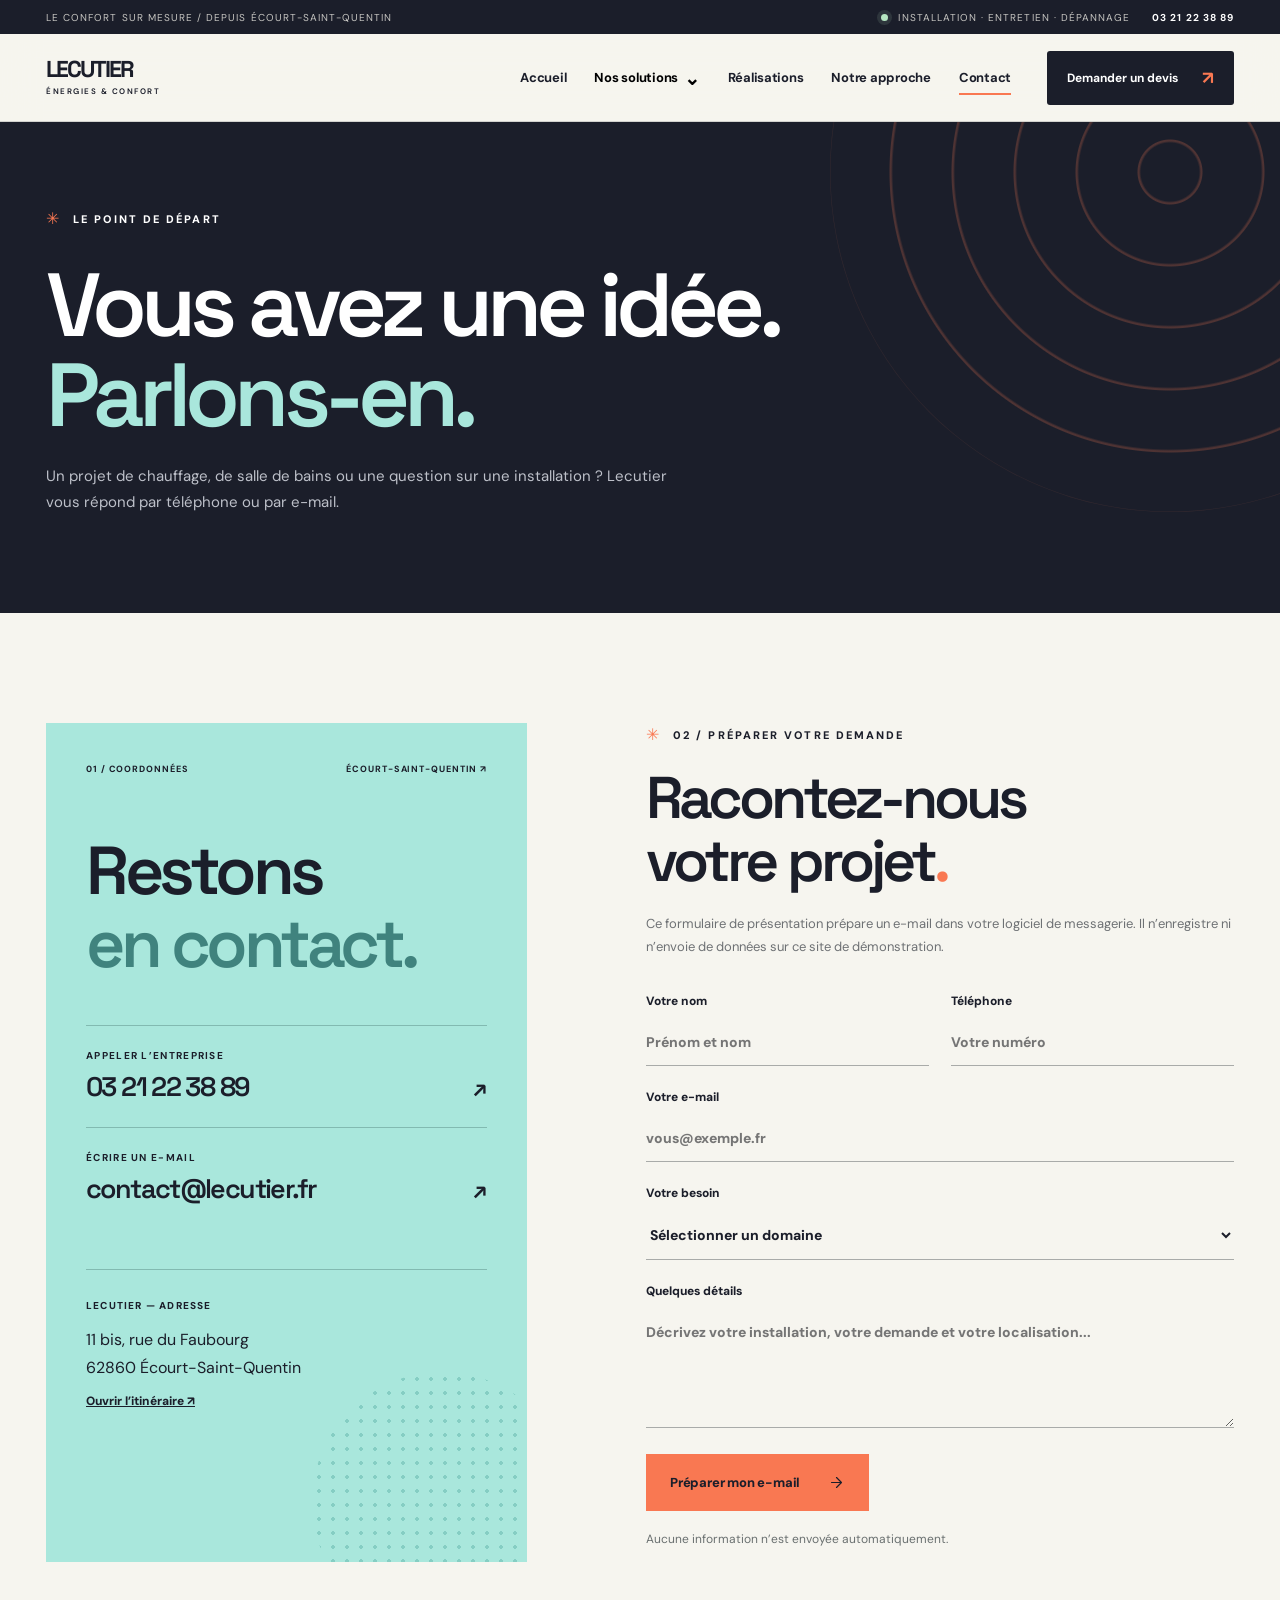
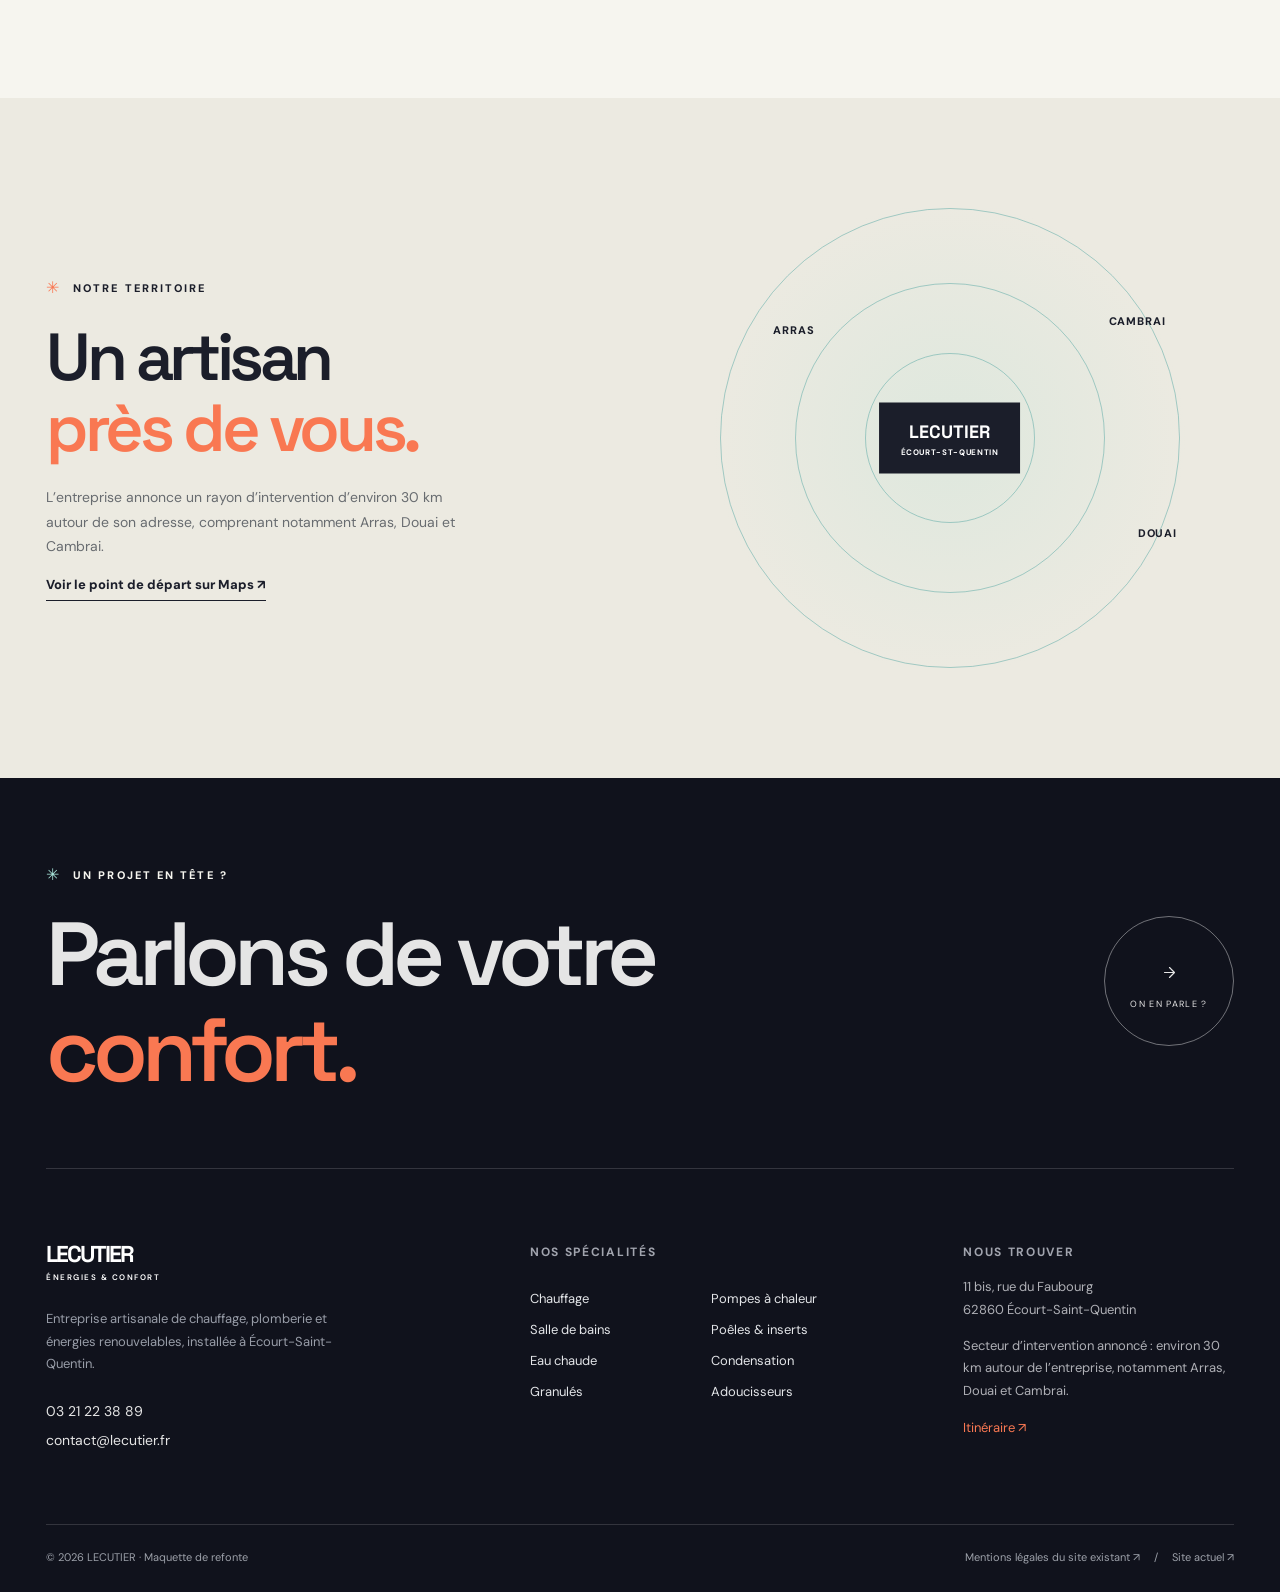
<file: contact.html>
<!doctype html><html lang="fr"><head><meta charset="utf-8"><meta name="viewport" content="width=device-width,initial-scale=1"><meta name="theme-color" content="#181923"><meta name="description" content="Contactez Lecutier, 11 bis rue du Faubourg à Écourt-Saint-Quentin. Téléphone 03 21 22 38 89, e-mail contact@lecutier.fr."><meta property="og:title" content="Contact et devis | Lecutier"><meta property="og:type" content="website"><title>Contact et devis | Lecutier</title><link rel="preconnect" href="https://fonts.googleapis.com"><link rel="preconnect" href="https://fonts.gstatic.com" crossorigin><link href="https://fonts.googleapis.com/css2?family=DM+Sans:wght@400;500;600;700&family=Space+Grotesk:wght@400;500;600;700&display=swap" rel="stylesheet"><link rel="stylesheet" href="css/style.css"><script src="js/main.js" defer></script></head><body data-page="contact"><div class="page-progress" aria-hidden="true"></div><div class="topbar"><div class="shell topbar-inner"><span>LE CONFORT SUR MESURE / DEPUIS ÉCOURT-SAINT-QUENTIN</span><span class="top-right"><span class="status-pulse"></span> INSTALLATION · ENTRETIEN · DÉPANNAGE <a href="tel:+33321223889">03 21 22 38 89</a></span></div></div>
<header class="header" id="header"><div class="shell nav-main"><a class="brand" href="index.html" aria-label="LECUTIER — Accueil"><span class="brand-letters">LECUTIER<small>Énergies & confort</small></span></a><nav class="navigation" id="navigation" aria-label="Navigation principale"><a href="index.html" >Accueil</a><div class="nav-dropdown"><button class="nav-dropdown-button" id="nav-dropdown-button" type="button" aria-expanded="false" aria-controls="solution-menu">Nos solutions <span class="chevron">⌄</span></button><div class="dropdown-panel" id="solution-menu"><div class="dropdown-intro"><span>LE COMFORT STUDIO</span><strong>Chaque besoin,<br>sa solution.</strong><a href="contact.html">Discuter d’un projet <svg width="17" height="17" viewBox="0 0 24 24" fill="none" stroke="currentColor" stroke-width="1.7" stroke-linecap="round" stroke-linejoin="round" aria-hidden="true"><path d="M5 12h14M12 5l7 7-7 7"/></svg></a></div><div class="dropdown-links"><a href="chauffage.html" ><span class="menu-dot"></span>Chauffage</a><a href="pompes-a-chaleur.html" ><span class="menu-dot"></span>Pompes à chaleur</a><a href="salle-de-bains-plomberie.html" ><span class="menu-dot"></span>Salle de bains</a><a href="poeles-inserts.html" ><span class="menu-dot"></span>Poêles &amp; inserts</a><a href="chauffe-eau-thermodynamique.html" ><span class="menu-dot"></span>Eau chaude</a><a href="chaudiere-condensation.html" ><span class="menu-dot"></span>Condensation</a><a href="chaudiere-granules.html" ><span class="menu-dot"></span>Granulés</a><a href="adoucisseurs.html" ><span class="menu-dot"></span>Adoucisseurs</a></div></div></div><a href="realisations.html" >Réalisations</a><a href="index.html#atelier">Notre approche</a><a href="contact.html" aria-current="page">Contact</a></nav><a class="nav-cta" href="contact.html">Demander un devis <span>↗</span></a><button class="menu-toggle" type="button" id="menu-toggle" aria-label="Ouvrir le menu" aria-expanded="false" aria-controls="navigation"><span></span><span></span></button></div></header><main id="main-content"><section class="page-top contact-top"><div class="shell page-top-inner"><span class="eyebrow">LE POINT DE DÉPART</span><h1>Vous avez une idée.<br><em>Parlons-en.</em></h1><p>Un projet de chauffage, de salle de bains ou une question sur une installation ? Lecutier vous répond par téléphone ou par e-mail.</p></div></section><section class="contact-section section shell"><div class="contact-grid"><div class="contact-card reveal"><div class="contact-card-top"><span>01 / COORDONNÉES</span><span>ÉCOURT-SAINT-QUENTIN ↗</span></div><h2>Restons<br><em>en contact.</em></h2><a class="contact-big-link" href="tel:+33321223889"><small>APPELER L’ENTREPRISE</small>03 21 22 38 89<span>↗</span></a><a class="contact-big-link" href="mailto:contact@lecutier.fr"><small>ÉCRIRE UN E-MAIL</small>contact@lecutier.fr<span>↗</span></a><div class="address-block"><span>LECUTIER — ADRESSE</span><p>11 bis, rue du Faubourg<br>62860 Écourt-Saint-Quentin</p><a href="https://www.google.com/maps/search/?api=1&query=11+bis+rue+du+Faubourg+62860+Ecourt-Saint-Quentin" rel="noopener noreferrer" target="_blank">Ouvrir l’itinéraire ↗</a></div><div class="contact-dots" aria-hidden="true"></div></div><div class="contact-form-wrap reveal"><div class="form-intro"><span class="eyebrow">02 / PRÉPARER VOTRE DEMANDE</span><h2>Racontez-nous<br>votre projet<span>.</span></h2><p>Ce formulaire de présentation prépare un e-mail dans votre logiciel de messagerie. Il n’enregistre ni n’envoie de données sur ce site de démonstration.</p></div><form id="contact-form"><div class="fields-2"><label>Votre nom <input name="name" type="text" autocomplete="name" placeholder="Prénom et nom" required maxlength="120"></label><label>Téléphone <input name="phone" type="tel" autocomplete="tel" placeholder="Votre numéro" maxlength="30"></label></div><label>Votre e-mail <input name="email" type="email" autocomplete="email" placeholder="vous@exemple.fr" required maxlength="200"></label><label>Votre besoin <select name="service" required><option value="">Sélectionner un domaine</option><option value="Chauffage">Chauffage</option><option value="Pompes à chaleur">Pompes à chaleur</option><option value="Salle de bains">Salle de bains</option><option value="Poêles &amp; inserts">Poêles &amp; inserts</option><option value="Eau chaude">Eau chaude</option><option value="Condensation">Condensation</option><option value="Granulés">Granulés</option><option value="Adoucisseurs">Adoucisseurs</option><option>Autre question</option></select></label><label>Quelques détails <textarea name="message" rows="5" placeholder="Décrivez votre installation, votre demande et votre localisation..." required minlength="10" maxlength="2500"></textarea></label><button type="submit" class="btn btn-hot form-submit">Préparer mon e-mail <svg width="17" height="17" viewBox="0 0 24 24" fill="none" stroke="currentColor" stroke-width="1.7" stroke-linecap="round" stroke-linejoin="round" aria-hidden="true"><path d="M5 12h14M12 5l7 7-7 7"/></svg></button><p class="form-notice" role="status" aria-live="polite" id="form-notice">Aucune information n’est envoyée automatiquement.</p></form></div></div></section><section class="contact-location"><div class="shell location-layout"><div><span class="eyebrow">NOTRE TERRITOIRE</span><h2>Un artisan<br><em>près de vous.</em></h2><p>L’entreprise annonce un rayon d’intervention d’environ 30 km autour de son adresse, comprenant notamment Arras, Douai et Cambrai.</p><a class="text-link" href="https://www.google.com/maps/search/?api=1&query=11+bis+rue+du+Faubourg+62860+Ecourt-Saint-Quentin" target="_blank" rel="noopener noreferrer">Voir le point de départ sur Maps ↗</a></div><div class="location-art" aria-hidden="true"><div class="radar-ring r1"></div><div class="radar-ring r2"></div><div class="radar-ring r3"></div><div class="center-pin"><span>LECUTIER</span><b>ÉCOURT-ST-QUENTIN</b></div><span class="town t1">ARRAS</span><span class="town t2">DOUAI</span><span class="town t3">CAMBRAI</span></div></div></section></main><footer class="footer"><div class="shell"><div class="footer-top"><div><p class="eyebrow light">UN PROJET EN TÊTE ?</p><h2>Parlons de votre <em>confort.</em></h2></div><a href="contact.html" class="footer-orbit" aria-label="Prendre contact"><span><svg width="17" height="17" viewBox="0 0 24 24" fill="none" stroke="currentColor" stroke-width="1.7" stroke-linecap="round" stroke-linejoin="round" aria-hidden="true"><path d="M5 12h14M12 5l7 7-7 7"/></svg></span> <small>ON EN PARLE ?</small></a></div><div class="footer-grid"><div class="footer-about"><a class="brand" href="index.html" aria-label="LECUTIER — Accueil"><span class="brand-letters">LECUTIER<small>Énergies & confort</small></span></a><p>Entreprise artisanale de chauffage, plomberie et énergies renouvelables, installée à Écourt-Saint-Quentin.</p><a href="tel:+33321223889">03 21 22 38 89</a><a href="mailto:contact@lecutier.fr">contact@lecutier.fr</a></div><div class="footer-links"><h3>Nos spécialités</h3><a href="chauffage.html">Chauffage</a><a href="pompes-a-chaleur.html">Pompes à chaleur</a><a href="salle-de-bains-plomberie.html">Salle de bains</a><a href="poeles-inserts.html">Poêles &amp; inserts</a><a href="chauffe-eau-thermodynamique.html">Eau chaude</a><a href="chaudiere-condensation.html">Condensation</a><a href="chaudiere-granules.html">Granulés</a><a href="adoucisseurs.html">Adoucisseurs</a></div><div class="footer-loc"><h3>Nous trouver</h3><p>11 bis, rue du Faubourg<br>62860 Écourt-Saint-Quentin</p><p>Secteur d’intervention annoncé : environ 30 km autour de l’entreprise, notamment Arras, Douai et Cambrai.</p><a href="https://www.google.com/maps/search/?api=1&query=11+bis+rue+du+Faubourg+62860+Ecourt-Saint-Quentin" target="_blank" rel="noopener noreferrer">Itinéraire ↗</a></div></div><div class="footer-bottom"><span>© 2026 LECUTIER · Maquette de refonte</span><span><a href="https://www.lecutier.fr/mentions-legales.html" target="_blank" rel="noopener noreferrer">Mentions légales du site existant ↗</a><span class="footer-sep">/</span><a href="https://www.lecutier.fr/" target="_blank" rel="noopener noreferrer">Site actuel ↗</a></span></div></div></footer><button class="backtop" id="backtop" type="button" aria-label="Retour en haut">↑</button></body></html>
</file>
<file: css/style.css>
:root{--ink:#1b1e2a;--ink2:#242734;--cream:#f6f5ef;--paper:#eceae1;--hot:#f97852;--hot-dark:#d85b37;--cool:#a9e7dc;--muted:#62656b;--line:rgba(28,32,42,.16);--white:#fff;--shell:1320px;--heat-ratio:.5}
*{box-sizing:border-box}html{scroll-behavior:smooth;scroll-padding-top:95px}body{margin:0;background:var(--cream);color:var(--ink);font-family:'DM Sans',Arial,sans-serif;-webkit-font-smoothing:antialiased;overflow-x:hidden}body.menu-open{overflow:hidden}::selection{background:var(--hot);color:var(--ink)}h1,h2,h3,h4,p{margin-top:0}h1,h2,h3{font-family:'Space Grotesk',Arial,sans-serif}h1,h2{letter-spacing:-.066em}p{line-height:1.75}a{color:inherit;text-decoration:none}a,button,input,select,textarea{-webkit-tap-highlight-color:transparent}button,input,select,textarea{font:inherit}button{cursor:pointer}img{display:block;width:100%;max-width:100%;object-fit:cover}svg{flex:none}.shell{width:min(calc(100% - 92px),var(--shell));margin-inline:auto}.section{padding-block:136px}.eyebrow{display:block;font-size:11px;font-weight:800;letter-spacing:.19em;text-transform:uppercase;line-height:1.5}.eyebrow:before{content:'✳';font-weight:400;color:var(--hot);margin-right:12px;font-size:16px;vertical-align:-1px}.eyebrow.light{color:var(--cream)}.eyebrow.light:before{color:var(--cool)}h1,h2{font-weight:600}h2{font-size:clamp(40px,5.2vw,79px);line-height:1.065}h2 em,h1 em{font-style:normal;color:var(--hot)}.page-progress{position:fixed;left:0;top:0;height:3px;width:0;background:var(--hot);z-index:1200;pointer-events:none}.topbar{background:var(--ink);color:#c6c5c1;font-size:10px;letter-spacing:.105em}.topbar-inner{height:34px;display:flex;align-items:center;justify-content:space-between;gap:15px}.top-right{display:flex;align-items:center;gap:10px}.topbar a{color:#fff;font-weight:700;margin-left:12px}.status-pulse,.bullet-dot{display:inline-block;width:7px;height:7px;border-radius:50%;background:#b6e7c2;box-shadow:0 0 0 4px #b6e7c21e;animation:pulse 2.7s infinite}@keyframes pulse{50%{box-shadow:0 0 0 8px #b6e7c200}}.header{position:sticky;top:0;z-index:1000;background:rgba(246,245,239,.94);border-bottom:1px solid var(--line);backdrop-filter:blur(18px)}.nav-main{min-height:87px;display:flex;align-items:center;gap:36px}.brand{display:flex;gap:13px;align-items:center;flex-shrink:0}.brand-mark{height:35px;width:38px;position:relative;display:flex;align-items:center;justify-content:center;transform:rotate(-23deg);gap:3px}.brand-mark i{height:33px;width:7px;display:block;background:var(--hot);border-radius:8px;transform:skewY(-7deg)}.brand-mark i:nth-child(1){height:18px;background:var(--ink)}.brand-mark i:nth-child(3){height:25px;background:var(--cool)}.brand-letters{font-family:'Space Grotesk',sans-serif;font-size:23px;font-weight:700;letter-spacing:-.09em;line-height:.9}.brand-letters small{font:600 8px 'DM Sans',sans-serif;letter-spacing:.19em;text-transform:uppercase;display:block;margin-top:7px}.navigation{display:flex;align-items:center;gap:28px;margin-left:auto;height:87px}.navigation>a,.nav-dropdown-button{font-size:13px;font-weight:700;letter-spacing:-.02em;white-space:nowrap;background:none;border:0;position:relative;padding:12px 0}.navigation>a:after,.nav-dropdown-button:after{position:absolute;content:'';bottom:3px;left:0;width:0;height:2px;background:var(--hot);transition:width .25s}.navigation>a:hover:after,.navigation>a[aria-current=page]:after,.nav-dropdown-button:hover:after{width:100%}.chevron{display:inline-block;font-size:19px;line-height:0;transform:translateY(3px);margin-left:3px}.nav-cta{padding:15px 20px;border-radius:3px;background:var(--ink);color:#fff;font-size:12px;font-weight:700;white-space:nowrap;display:flex;align-items:center;gap:24px;transition:background .2s,color .2s,transform .2s}.nav-cta span{color:var(--hot);font-size:18px}.nav-cta:hover{background:var(--hot);color:var(--ink);transform:translateY(-2px)}.nav-cta:hover span{color:var(--ink)}.nav-dropdown{position:relative}.dropdown-panel{position:absolute;left:50%;top:calc(100% + 25px);transform:translate(-50%,8px);width:min(760px,92vw);display:grid;grid-template-columns:.82fr 1.35fr;background:#fff;padding:14px;box-shadow:0 20px 80px #11141c22;opacity:0;visibility:hidden;pointer-events:none;transition:opacity .2s,transform .2s,visibility .2s;z-index:1003}.nav-dropdown:hover .dropdown-panel,.nav-dropdown:focus-within .dropdown-panel,.nav-dropdown.is-open .dropdown-panel{opacity:1;visibility:visible;pointer-events:auto;transform:translate(-50%,0)}.dropdown-intro{background:var(--ink);color:#fff;padding:26px;display:flex;flex-direction:column;justify-content:space-between;min-height:265px}.dropdown-intro>span{color:var(--cool);font-size:10px;letter-spacing:.15em}.dropdown-intro strong{font:600 34px/1.08 'Space Grotesk',sans-serif;letter-spacing:-.065em}.dropdown-intro a{font-size:12px;display:flex;align-items:center;gap:8px;color:var(--hot)}.dropdown-links{display:grid;grid-template-columns:1fr 1fr;align-content:center;gap:4px;padding:17px}.dropdown-links a{font-size:12px;font-weight:700;padding:13px 9px;display:flex;gap:10px;align-items:center}.dropdown-links a:hover,.dropdown-links a[aria-current=page]{background:var(--cream);color:var(--hot-dark)}.menu-dot{width:6px;height:6px;border-radius:50%;background:var(--hot)}.menu-toggle{display:none;margin-left:auto;width:44px;height:44px;justify-content:center;flex-direction:column;gap:8px;background:none;border:0}.menu-toggle span{width:24px;height:2px;background:var(--ink);display:block;transition:transform .2s}.btn{display:inline-flex;align-items:center;justify-content:center;gap:28px;padding:20px 24px;border:0;font-size:13px;font-weight:800;letter-spacing:-.015em;line-height:1.2;min-height:57px;transition:transform .25s,background .25s,color .25s;position:relative;overflow:hidden}.btn svg{transition:transform .25s}.btn:hover{transform:translateY(-3px)}.btn:hover svg{transform:translateX(5px)}.btn-hot{background:var(--hot);color:var(--ink)}.btn-hot:hover{background:#ff9975}.btn-dark{background:var(--ink);color:#fff}.btn-dark:hover{background:var(--hot);color:var(--ink)}.btn-light{background:#fff;color:var(--ink)}.btn-light:hover{background:var(--cool)}.link-line{display:inline-flex;align-items:center;font-size:12px;font-weight:800;border-bottom:1px solid currentColor;padding:12px 0;transition:color .2s}.link-line:hover{color:var(--hot-dark)}.text-link{display:inline-flex;align-items:center;gap:12px;font-size:13px;font-weight:800;border-bottom:1px solid var(--ink);padding-bottom:7px}.text-link:hover{color:var(--hot-dark);border-color:var(--hot)}
/* OPENING - THERMAL EXPERIMENT */
.hero-home{position:relative;background:var(--ink);color:white;min-height:min(860px,calc(100vh - 121px));overflow:hidden}.hero-halo{position:absolute;pointer-events:none;width:830px;height:830px;left:-380px;top:-340px;border-radius:50%;background:radial-gradient(circle,#f9785220,transparent 65%);filter:blur(28px)}.hero-layout{position:relative;display:grid;grid-template-columns:1.04fr .96fr;min-height:725px;gap:36px;align-items:stretch}.hero-copy{padding:105px 0 85px;display:flex;flex-direction:column;align-items:flex-start}.hero-eyebrow{font-weight:700;color:#cbc9c7;margin-bottom:38px}.hero-eyebrow .bullet-dot{margin-right:10px}.hero-eyebrow:before{display:none}.hero-copy h1{font-size:clamp(61px,6.5vw,101px);line-height:.99;max-width:720px;letter-spacing:-.085em;font-weight:600;margin-bottom:34px;white-space:nowrap}.hero-copy h1>span{color:var(--cool)}.hero-copy h1 em{color:var(--hot);font-style:normal}.hero-period{color:var(--cool)}.hero-copy>p{color:#c5c5ca;max-width:490px;font-size:16px;line-height:1.75;margin-bottom:33px}.hero-actions{display:flex;align-items:center;flex-wrap:wrap;gap:32px}.hero-actions .link-line{color:#d0d0d0}.hero-context{display:flex;flex-wrap:wrap;gap:35px;color:#858a97;font-size:9px;letter-spacing:.14em;margin-top:auto;padding-top:60px}.hero-photo{position:relative;align-self:stretch;min-height:620px;isolation:isolate;overflow:hidden;background:linear-gradient(145deg,#282b35 0%,#76554e 45%,#e9b597 100%)}.hero-photo>.photo{height:100%;position:absolute;inset:0;filter:saturate(.7);opacity:.88;animation:slowZoom 22s ease-in-out infinite alternate;object-position:56% center}.hero-photo .photo-gradient{position:absolute;inset:0;z-index:1;background:linear-gradient(180deg,transparent 20%,#11141d15 55%,#141721aa 100%),linear-gradient(95deg,#1b1e2a44,transparent 60%)}@keyframes slowZoom{from{transform:scale(1.015)}to{transform:scale(1.13)}}.thermal-topographic{position:absolute;inset:-25%;z-index:1;pointer-events:none;opacity:.35;background:repeating-radial-gradient(ellipse at 68% 46%,transparent 0px,transparent 35px,#fff9 36px,#fff9 37px,transparent 38px,transparent 60px);mask-image:linear-gradient(90deg,transparent 25%,#000 95%);animation:contours 18s linear infinite}@keyframes contours{to{transform:rotate(14deg) scale(1.07)}}.hero-photo-label{position:absolute;bottom:30px;left:32px;right:32px;z-index:3;font-size:9px;letter-spacing:.14em;display:flex;justify-content:space-between;gap:10px;color:#fff}.thermo{position:absolute;right:26px;top:28px;width:246px;padding:19px 22px 17px;z-index:5;color:#fff;background:rgba(24,25,35,.84);box-shadow:0 22px 44px #1315215c;backdrop-filter:blur(22px);border:1px solid #ffffff32}.thermo-head{display:flex;align-items:center;justify-content:space-between;gap:10px;font-size:8px;letter-spacing:.08em;font-weight:800}.thermo-head i{font-style:normal;color:var(--cool)}.thermo-head>span:nth-child(2){font-size:6px;color:#b4b4b8}.thermo-readout{display:flex;align-items:flex-end;justify-content:space-between;margin:18px 0 16px}.thermo-readout strong{font:600 83px/.85 'Space Grotesk',sans-serif;letter-spacing:-.1em}.thermo-readout sup{font:600 22px 'Space Grotesk',sans-serif;color:var(--hot);margin-left:7px}.thermo-readout>span{font-size:10px;color:var(--cool);margin-bottom:5px}.thermo input{appearance:none;width:100%;height:5px;background:linear-gradient(90deg,#a4e4dd,#f97852);outline:none;cursor:pointer}.thermo input::-webkit-slider-thumb{appearance:none;background:#fff;width:17px;height:17px;border:4px solid var(--ink);box-shadow:0 0 0 2px #fff;border-radius:50%}.thermo input::-moz-range-thumb{background:#fff;width:17px;height:17px;border:4px solid var(--ink);border-radius:50%}.thermo-scale{display:flex;justify-content:space-between;font-size:9px;margin-top:12px;color:#adb2b8}.thermo p{font-size:8px;color:#a4a8ac;line-height:1.5;margin:14px 0 0}.hero-bottom{position:relative;border-top:1px solid #ffffff26;color:#999ba4;display:flex;align-items:center;justify-content:space-between;font-size:9px;letter-spacing:.16em;height:68px}.scroll-prompt{display:flex;gap:12px;align-items:center}.scroll-glyph{width:17px;height:25px;border:1px solid #9da3a4;border-radius:10px;position:relative}.scroll-glyph:after{content:'';position:absolute;left:7px;top:5px;background:var(--hot);height:6px;width:2px;animation:scrollMouse 1.8s infinite}@keyframes scrollMouse{to{transform:translateY(7px);opacity:.2}}.ticker{overflow:hidden;white-space:nowrap;background:var(--hot);color:var(--ink);height:73px;display:flex;align-items:center;transform:rotate(-1deg) scale(1.03);margin-top:-5px;position:relative;z-index:2}.ticker-track{display:flex;align-items:center;gap:45px;min-width:max-content;animation:marquee 55s linear infinite}.ticker-track span{font:700 17px 'Space Grotesk',sans-serif;letter-spacing:-.035em}.ticker-track b{font-size:25px;font-weight:400}@keyframes marquee{to{transform:translateX(-45%)}}
/* SECTION HEADINGS AND GRID */
.section-heading{display:flex;justify-content:space-between;align-items:end;gap:40px;margin-bottom:58px}.section-heading h2{margin:25px 0 0;max-width:840px}.section-heading>p{max-width:280px;margin:0 0 4px;font-size:14px;color:var(--muted)}.service-grid{display:grid;grid-template-columns:repeat(4,minmax(0,1fr));gap:26px 20px}.service-tile{display:block;min-width:0}.service-tile.tile-wide{grid-column:span 2}.service-visual{aspect-ratio:1/1.12;position:relative;overflow:hidden;background:linear-gradient(145deg,#222839,#789da3 75%,#e2b69e)}.service-tile.tile-wide .service-visual{aspect-ratio:1.75/1}.service-visual .photo{height:100%;width:100%;transition:transform .7s cubic-bezier(.18,.72,.25,1);filter:saturate(.83)}.service-tile:hover .photo{transform:scale(1.09)}.service-visual:after{content:'';position:absolute;inset:0;background:linear-gradient(to bottom,#171b252b,transparent 45%,#171b2520)}.tile-index{position:absolute;left:18px;top:18px;z-index:2;font-size:10px;letter-spacing:.1em;background:#fff;padding:10px 12px}.tile-foot{display:flex;align-items:center;justify-content:space-between;gap:10px;padding:20px 0;border-bottom:1px solid var(--line)}.tile-foot>div>span{display:block;font-size:8px;letter-spacing:.17em;color:#6f7277;margin-bottom:7px}.tile-foot h3{font-size:clamp(18px,1.7vw,27px);font-weight:600;letter-spacing:-.055em;line-height:1.15;margin:0}.tile-arrow{height:37px;width:37px;border-radius:50%;display:grid;place-items:center;flex-shrink:0;border:1px solid var(--ink);font-size:20px;transition:transform .25s,background .25s,border-color .25s}.service-tile:hover .tile-arrow{background:var(--hot);border-color:var(--hot);transform:rotate(45deg)}
/* MANIFESTO */
.manifesto{padding:120px 0 145px;background:var(--paper);position:relative}.manifesto:before{position:absolute;content:'';left:0;top:0;height:100%;width:26%;background-image:radial-gradient(#d4cdc2 1px,transparent 1px);background-size:15px 15px;opacity:.55}.manifesto-layout{display:grid;grid-template-columns:.9fr 1.1fr;gap:11%;align-items:center}.manifesto-art{position:relative;min-height:690px;padding:22px 45px 55px 0}.manifesto-img{position:absolute;inset:0 35px 70px 0;background:linear-gradient(130deg,#aba2a0,#485f62);overflow:hidden}.manifesto-img img{height:100%;filter:saturate(.8)}.abstract-stamp{position:absolute;width:260px;height:260px;border-radius:50%;bottom:3px;right:-35px;background:var(--hot);display:flex;flex-direction:column;align-items:center;justify-content:center;transform:rotate(15deg);box-shadow:0 20px 25px #10101012}.abstract-stamp span{font-size:8px;letter-spacing:.2em;font-weight:800}.abstract-stamp b{font:700 56px/.88 'Space Grotesk',sans-serif;letter-spacing:-.07em;text-align:center;margin:15px 0}.manifesto-copy h2{margin:23px 0 26px}.manifesto-copy>p{font-size:16px;max-width:520px;color:#61636a}.values{border-top:1px solid var(--line);margin:34px 0}.values>div{padding:24px 0;display:grid;grid-template-columns:34px 1fr;gap:23px;border-bottom:1px solid var(--line)}.values>div>span{font-family:'Space Grotesk',sans-serif;color:var(--hot-dark);font-size:14px;font-weight:700}.values h3{font-size:20px;letter-spacing:-.045em;margin:0 0 6px}.values p{font-size:13px;margin:0;color:#67696d}
/* PROCESS */
.process{padding-block:145px 150px}.process-grid{display:grid;grid-template-columns:repeat(3,1fr);gap:20px}.process-grid article{background:#e9e8e2;padding:35px 34px 42px;min-height:295px;transition:transform .25s,background .25s}.process-grid article:nth-child(2){background:var(--cool)}.process-grid article:hover{transform:translateY(-8px);background:#deded6}.process-grid article:nth-child(2):hover{background:#bceee5}.step-icon{height:80px;width:80px;border:1px solid #6b6b6b;border-radius:50%;font:400 35px 'Space Grotesk',sans-serif;display:grid;place-items:center;margin-bottom:38px}.process-grid article>span{font-size:10px;letter-spacing:.15em;font-weight:700;color:#7d7c7b}.process-grid article h3{font-size:26px;letter-spacing:-.06em;margin:12px 0 9px}.process-grid article p{font-size:13px;line-height:1.7;color:#60636a;margin:0}
/* SPLIT SPOTLIGHT */
.editorial-spotlight{display:grid;grid-template-columns:1.05fr .95fr;min-height:680px}.editorial-photo{position:relative;min-height:640px;background:#9d9ca1;overflow:hidden}.editorial-photo img{height:100%;position:absolute;inset:0;transition:transform 1s}.editorial-photo:hover img{transform:scale(1.055)}.editorial-photo-label{position:absolute;left:30px;bottom:30px;background:#fff;padding:12px 15px;font-size:9px;letter-spacing:.11em}.editorial-panel{position:relative;isolation:isolate;background:#badfdc;padding:120px clamp(30px,7vw,120px) 100px;overflow:hidden;display:flex;flex-direction:column;justify-content:center}.editorial-panel h2{margin:25px 0 20px}.editorial-panel h2 em{color:#3b807c}.editorial-panel>p{font-size:15px;max-width:420px;margin-bottom:28px}.editorial-panel .btn{align-self:flex-start}.ring-ornament{width:550px;height:550px;border:1px solid #fff9;border-radius:50%;position:absolute;right:-260px;top:-260px;z-index:-1;box-shadow:0 0 0 80px #fff2,0 0 0 160px #fff2}
/* FAQ */
.faq-section{display:grid;grid-template-columns:.8fr 1.2fr;gap:12%}.faq-lead h2{margin:25px 0}.faq-lead>p{max-width:300px;font-size:14px;color:var(--muted)}.faq-list{border-top:1px solid var(--line)}.faq-list details{border-bottom:1px solid var(--line)}.faq-list summary{display:flex;justify-content:space-between;align-items:center;gap:20px;cursor:pointer;list-style:none;padding:25px 2px;font:600 19px 'Space Grotesk',sans-serif;letter-spacing:-.035em}.faq-list summary::-webkit-details-marker{display:none}.faq-list summary>span{width:32px;height:32px;flex:none;border-radius:50%;background:#e5e4dc;display:grid;place-items:center;font:400 23px 'DM Sans',sans-serif;transition:transform .25s,background .25s}.faq-list details[open] summary>span{transform:rotate(45deg);background:var(--hot)}.faq-list details>p{color:#66686e;font-size:14px;max-width:650px;margin:-4px 45px 25px 2px}.cta-band{padding:0 0 0;background:var(--ink);color:#fff;position:relative}.cta-band-inner{position:relative;min-height:420px;display:flex;align-items:center;justify-content:space-between;gap:50px;overflow:hidden;isolation:isolate}.cta-band .cta-grain{position:absolute;right:-150px;width:750px;height:750px;top:-220px;border-radius:50%;z-index:-1;background:repeating-radial-gradient(ellipse at center,transparent 0 30px,#f9785230 31px 32px,transparent 33px 60px);animation:contours 28s linear infinite}.cta-band h2{margin:25px 0 13px;font-size:clamp(40px,5vw,72px);max-width:790px}.cta-band p{color:#bbbcc3;max-width:630px;margin:0}.cta-band .btn{flex:none}
/* INNER PAGE HERO */
.service-hero{background:var(--paper);overflow:hidden}.service-hero.cool{background:#e5f0eb}.service-hero-layout{display:grid;grid-template-columns:1.04fr .96fr;gap:48px;min-height:660px}.service-hero-copy{position:relative;padding:104px 0 43px;display:flex;flex-direction:column;align-items:flex-start}.service-hero-copy .eyebrow{color:#50545a}.service-hero-copy h1{font-size:clamp(51px,5.8vw,89px);line-height:1.025;margin:34px 0 23px;max-width:670px;letter-spacing:-.08em;overflow-wrap:break-word}.h1-punctuation{color:var(--hot)}.service-hero.cool .h1-punctuation{color:#5bb3a6}.service-hero-copy>p{max-width:550px;color:#64686f;font-size:16px;margin-bottom:30px}.service-hero-actions{display:flex;gap:28px;align-items:center;flex-wrap:wrap}.hero-stripe{border-top:1px solid var(--line);width:100%;display:flex;gap:15px;align-items:center;justify-content:space-between;padding-top:16px;margin-top:auto;font-size:9px;letter-spacing:.13em;color:#74777a}.service-hero-visual{position:relative;display:flex;align-items:center;justify-content:center;padding:55px 0 55px}.image-shell{position:relative;height:100%;min-height:480px;width:100%;background:linear-gradient(145deg,#8ba1a1,#ded0bf 65%,#e1a08d);overflow:hidden}.image-shell img{height:100%;position:absolute;inset:0;object-position:center;animation:slowZoom 19s ease-in-out infinite alternate}.image-shell:after{content:'';position:absolute;inset:0;background:linear-gradient(to top,#11192244,transparent 40%)}.image-tag{position:absolute;bottom:25px;left:25px;z-index:2;color:white;font-size:9px;letter-spacing:.15em}.service-hero-circle{position:absolute;left:-65px;bottom:95px;width:150px;height:150px;background:var(--hot);border-radius:50%;z-index:4;display:flex;align-items:center;justify-content:center;text-align:center;flex-direction:column;transform:rotate(-17deg);font-size:10px;line-height:1.5;letter-spacing:.14em;font-weight:800;animation:bob 7s ease-in-out infinite}.service-hero-circle b{font-size:26px;font-weight:400;line-height:1.7}.service-hero.cool .service-hero-circle{background:var(--cool)}@keyframes bob{50%{transform:translateY(-12px) rotate(-8deg)}}.service-intro{padding-top:145px;padding-bottom:145px}.service-intro-grid{display:grid;grid-template-columns:.73fr 1.27fr;gap:10%}.intro-sticky{position:sticky;top:145px;align-self:start}.intro-sticky h2{margin:24px 0 20px;font-size:clamp(37px,4vw,64px)}.intro-sticky>p{color:#6c6e71;font-size:14px;max-width:330px}.features-grid{border-top:1px solid var(--line)}.feature{padding:32px 0 34px;border-bottom:1px solid var(--line)}.feature-head{display:flex;align-items:center;justify-content:space-between;font-size:12px;font-weight:800;color:#dd6e4c}.feature-head span:last-child{border:1px solid var(--line);border-radius:50%;width:34px;height:34px;display:grid;place-items:center;color:var(--ink);font-size:20px;font-weight:400}.feature h3{font-size:clamp(24px,2.4vw,36px);letter-spacing:-.055em;margin:12px 0}.feature p{font-size:14px;color:#6b6e71;max-width:580px;margin:0}.insight-section{background:var(--ink);color:#fff;padding:115px 0}.insight-layout{display:grid;grid-template-columns:.84fr 1.16fr;gap:10%;align-items:center}.insight-photo{height:650px;position:relative;overflow:hidden;background:linear-gradient(135deg,#222e36,#a2bab1)}.insight-photo img{height:100%}.insight-photo:after{content:'';position:absolute;inset:0;background:linear-gradient(0deg,#18202a9e,transparent 45%)}.insight-overlay{position:absolute;bottom:24px;left:25px;right:25px;z-index:1;display:flex;justify-content:space-between;font-size:10px;letter-spacing:.13em}.insight-overlay span{font-size:30px}.insight-copy h2{font-size:clamp(39px,4.1vw,63px);margin:25px 0}.insight-copy h2 span{color:var(--hot)}.insight-copy>p{font-size:14px;color:#bfc0c9;margin:0 0 18px;max-width:630px}.insight-copy .text-link{margin-top:20px;color:var(--hot);border-color:var(--hot)}.related{padding-bottom:85px}.related-grid{display:grid;grid-template-columns:repeat(3,1fr);gap:20px}.related-card{position:relative;height:335px;overflow:hidden;background:linear-gradient(125deg,#506b74,#d0b1a2)}.related-card img{height:100%;transition:transform .7s;filter:brightness(.75)}.related-card:hover img{transform:scale(1.08)}.related-card:after{content:'';position:absolute;inset:0;background:linear-gradient(to top,#000b,transparent 67%)}.related-card>div{position:absolute;z-index:1;left:25px;right:25px;bottom:26px;color:#fff}.related-card span{font-size:9px;letter-spacing:.14em}.related-card strong{display:block;font:600 29px 'Space Grotesk',sans-serif;letter-spacing:-.055em;margin-top:8px}
/* GALLERY */
.page-top{background:var(--ink);color:#fff;min-height:480px;overflow:hidden;position:relative}.page-top:before{content:'';height:680px;width:680px;border-radius:50%;position:absolute;right:-230px;top:-290px;background:repeating-radial-gradient(ellipse,transparent 0 29px,#f978523b 31px 32px,transparent 33px 62px);transform:rotate(-28deg)}.page-top-inner{position:relative;padding:85px 0 98px}.page-top h1{font-size:clamp(58px,8vw,116px);line-height:1.01;margin:29px 0 22px}.page-top h1 em{color:var(--cool)}.page-top p{font-size:15px;color:#bdc0c9;max-width:650px;margin:0}.gallery-caption{display:flex;justify-content:space-between;gap:35px;align-items:end}.gallery-caption h2{font-size:clamp(35px,4vw,58px);margin:15px 0 0}.gallery-caption .text-link{max-width:250px}.gallery-filters{display:flex;align-items:center;flex-wrap:wrap;gap:8px;margin:45px 0 35px}.filter-btn{border:1px solid #d0cec5;padding:11px 17px;background:transparent;font-size:12px;font-weight:700;transition:background .2s}.filter-btn.active,.filter-btn:hover{background:var(--ink);color:white;border-color:var(--ink)}.gallery-masonry{display:grid;grid-template-columns:repeat(3,1fr);grid-auto-flow:dense;gap:16px}.gallery-cell{position:relative;overflow:hidden;padding:0;border:0;background:linear-gradient(115deg,#637b8d,#e4c4ae);height:370px;color:#fff;text-align:left}.gallery-cell:nth-child(1),.gallery-cell:nth-child(6){grid-column:span 2;height:470px}.gallery-cell:nth-child(2),.gallery-cell:nth-child(5){height:470px}.gallery-cell[hidden]{display:none!important}.gallery-cell img{height:100%;transition:transform .6s}.gallery-cell:hover img{transform:scale(1.08)}.gallery-cell:after{content:'';position:absolute;inset:0;background:linear-gradient(to top,#101820d9,transparent 55%)}.gallery-overlay{position:absolute;z-index:1;bottom:23px;left:24px;right:24px;display:flex;flex-direction:column;gap:7px}.gallery-overlay>span:first-child{font-size:9px;letter-spacing:.13em}.gallery-overlay b{font:600 26px 'Space Grotesk',sans-serif;letter-spacing:-.05em}.gallery-plus{position:absolute;right:2px;bottom:0;font-size:25px}.caption-note{font-size:12px;color:#85878c;padding-top:19px}.lightbox[hidden]{display:none}.lightbox{position:fixed;inset:0;z-index:3000;background:#12141df2;display:flex;align-items:center;justify-content:center;color:#fff;padding:60px 90px;backdrop-filter:blur(15px)}.lightbox figure{margin:0;max-width:min(1100px,100%);max-height:100%;display:flex;flex-direction:column;align-items:center;gap:14px}.lightbox img{max-height:75vh;object-fit:contain;min-height:100px}.lightbox figcaption{font-size:12px;letter-spacing:.08em}.lightbox button{position:absolute;background:transparent;border:1px solid #ffffff6b;color:#fff;width:48px;height:48px;font-size:25px;border-radius:50%;display:grid;place-items:center}.lightbox-close{top:20px;right:25px}.lightbox-prev{left:24px;top:50%}.lightbox-next{right:24px;top:50%}
/* CONTACT */
.contact-top h1{font-size:clamp(58px,7vw,105px)}.contact-section{padding-top:110px}.contact-grid{display:grid;grid-template-columns:.9fr 1.1fr;gap:10%}.contact-card{position:relative;background:var(--cool);padding:40px;min-height:690px;overflow:hidden;isolation:isolate}.contact-card-top{display:flex;justify-content:space-between;gap:10px;font-size:9px;letter-spacing:.1em;font-weight:700}.contact-card h2{font-size:clamp(48px,5.3vw,77px);margin:60px 0 45px}.contact-card h2 em{color:#40837e}.contact-big-link{display:block;position:relative;padding:23px 25px 23px 0;border-top:1px solid #294f4d4d;font:600 clamp(17px,2.1vw,29px) 'Space Grotesk',sans-serif;letter-spacing:-.06em;overflow-wrap:anywhere}.contact-big-link small{display:block;font:700 10px 'DM Sans',sans-serif;letter-spacing:.13em;margin-bottom:8px}.contact-big-link span{position:absolute;right:2px;bottom:24px;font-size:23px}.contact-big-link:hover{color:#407c7c}.address-block{margin-top:40px;padding-top:23px;border-top:1px solid #294f4d4d;position:relative;z-index:1}.address-block>span{font-size:10px;letter-spacing:.12em;font-weight:800}.address-block p{font-size:16px;margin:12px 0 7px}.address-block a{font-weight:800;font-size:12px;text-decoration:underline}.contact-dots{position:absolute;width:260px;height:260px;border-radius:50%;background:radial-gradient(#3d9b9155 2px,transparent 2px);background-size:14px 14px;right:-45px;bottom:-70px;z-index:-1}.form-intro h2{font-size:clamp(44px,4.6vw,65px);margin:20px 0}.form-intro h2 span{color:var(--hot)}.form-intro>p{font-size:13px;color:#6e7174;max-width:600px;margin-bottom:35px}#contact-form label{display:flex;flex-direction:column;font-size:12px;font-weight:800;gap:10px;margin-bottom:23px}#contact-form input,#contact-form textarea,#contact-form select{background:transparent;outline:0;border:0;border-bottom:1px solid #a9aba9;width:100%;padding:14px 0;font-size:14px;color:var(--ink);border-radius:0}#contact-form textarea{resize:vertical}#contact-form input:focus,#contact-form textarea:focus,#contact-form select:focus{border-color:var(--hot)}.fields-2{display:grid;grid-template-columns:1fr 1fr;gap:22px}.form-submit{margin-top:3px}.form-notice{color:#6a7070;font-size:12px;margin-top:18px}.contact-location{background:var(--paper);padding:110px 0;overflow:hidden}.location-layout{display:grid;grid-template-columns:1fr 1fr;align-items:center;gap:50px}.location-layout h2{margin:22px 0}.location-layout p{color:#686c70;max-width:430px;font-size:14px}.location-art{width:100%;height:460px;position:relative;display:grid;place-items:center;background:radial-gradient(circle at 50% 50%,#a8e0d8 0 7px,transparent 9px),radial-gradient(circle at 50%,#aee0d23b,transparent 65%)}.radar-ring{position:absolute;top:50%;left:50%;border:1px solid #5baaa585;border-radius:50%;transform:translate(-50%,-50%)}.r1{width:170px;height:170px}.r2{width:310px;height:310px}.r3{width:460px;height:460px}.center-pin{position:absolute;top:50%;left:50%;transform:translate(-50%,-50%);background:var(--ink);color:#fff;padding:17px 22px;display:flex;flex-direction:column;align-items:center;gap:4px}.center-pin span{font:700 18px 'Space Grotesk',sans-serif}.center-pin b{font-size:8px;letter-spacing:.08em}.town{position:absolute;font-size:11px;font-weight:800;letter-spacing:.08em}.t1{top:25%;left:19%}.t2{top:69%;right:10%}.t3{top:23%;right:12%}
/* FOOTER */
.footer{background:#10121c;color:#e5e5e5;padding:85px 0 28px}.footer-top{display:flex;justify-content:space-between;align-items:center;border-bottom:1px solid #ffffff26;padding-bottom:70px;gap:40px}.footer-top h2{font-size:clamp(50px,7vw,95px);max-width:800px;margin:20px 0 0}.footer-top h2 em{color:var(--hot)}.footer-orbit{height:130px;width:130px;border-radius:50%;border:1px solid #ffffff67;display:flex;flex-direction:column;align-items:center;justify-content:center;gap:8px;flex-shrink:0;transition:transform .3s,background .3s}.footer-orbit span{font-size:30px}.footer-orbit small{font-size:9px;letter-spacing:.15em}.footer-orbit:hover{transform:rotate(-20deg);background:var(--hot);color:var(--ink)}.footer-grid{display:grid;grid-template-columns:1.15fr 1fr .8fr;gap:8%;padding:75px 0}.footer-about .brand-mark i:first-child{background:#fff}.footer-about .brand-letters{color:#fff}.footer-about>p{font-size:13px;color:#989da8;max-width:300px;margin:26px 0}.footer-about>a:not(.brand){display:block;font-size:14px;margin-top:11px}.footer-links{display:grid;grid-template-columns:1fr 1fr;gap:14px 24px;align-content:start}.footer-grid h3{grid-column:1/-1;font-size:12px;text-transform:uppercase;letter-spacing:.14em;font-family:'DM Sans',sans-serif;color:#a1a4ae;margin:0 0 16px}.footer-links a{color:#e3e5e8;font-size:13px}.footer-links a:hover,.footer-loc a:hover{color:var(--hot)}.footer-loc p{font-size:13px;color:#afb0b6}.footer-loc a{font-size:13px;color:var(--hot)}.footer-bottom{border-top:1px solid #ffffff25;padding-top:25px;display:flex;align-items:center;justify-content:space-between;gap:20px;color:#9ca0a9;font-size:11px}.footer-sep{margin:0 14px}.footer-bottom a:hover{color:#fff}.backtop{width:45px;height:45px;border-radius:50%;background:var(--hot);color:var(--ink);border:0;font-size:21px;position:fixed;bottom:22px;right:22px;z-index:100;opacity:0;visibility:hidden;transform:translateY(12px);transition:.25s;box-shadow:0 6px 24px #1115}.backtop.is-visible{opacity:1;visibility:visible;transform:translateY(0)}.reveal{opacity:0;transform:translateY(35px);transition:opacity .8s ease,transform .8s cubic-bezier(.2,.65,.25,1)}.reveal.is-shown{opacity:1;transform:translateY(0)}
@media(max-width:1190px){.nav-main{gap:22px}.navigation{gap:16px}.navigation>a,.nav-dropdown-button{font-size:12px}.nav-cta{padding:13px;gap:8px}.hero-copy h1{font-size:clamp(54px,6.5vw,85px)}.hero-layout{grid-template-columns:1.03fr .97fr;gap:20px}.thermo{right:18px;top:18px;transform:scale(.89);transform-origin:top right}.service-hero-circle{left:-45px}.footer-grid{gap:5%}}
@media(max-width:990px){.shell{width:min(calc(100% - 50px),var(--shell))}.topbar-inner>span:first-child{display:none}.topbar-inner{justify-content:center}.navigation{display:none;position:fixed;left:0;right:0;top:calc(100% - 1px);background:var(--cream);height:calc(100dvh - 87px);min-height:420px;overflow-y:auto;padding:26px 25px 70px;box-shadow:0 20px 50px #1114;z-index:1002;flex-direction:column;align-items:stretch;gap:4px}.navigation.is-open{display:flex}.nav-main{height:82px;min-height:82px}.navigation>a,.nav-dropdown-button{font-size:18px;padding:17px 0;border-bottom:1px solid var(--line)}.nav-dropdown-button{width:100%;text-align:left}.dropdown-panel{position:static;transform:none!important;opacity:1;visibility:visible;pointer-events:auto;display:none;box-shadow:none;width:100%;background:transparent;padding:12px 0;grid-template-columns:1fr}.nav-dropdown.is-open .dropdown-panel{display:grid}.dropdown-intro{display:none}.dropdown-links{grid-template-columns:1fr 1fr;padding:0;gap:0}.dropdown-links a{padding:15px 10px;font-size:12px}.nav-cta{margin-left:auto}.menu-toggle{display:flex;margin-left:0}.menu-toggle[aria-expanded=true] span:first-child{transform:translateY(5px) rotate(45deg)}.menu-toggle[aria-expanded=true] span:last-child{transform:translateY(-5px) rotate(-45deg)}.hero-layout{grid-template-columns:1fr;gap:0;min-height:0}.hero-copy{padding:76px 0 64px}.hero-copy h1{font-size:clamp(57px,9vw,87px)}.hero-context{margin-top:25px}.hero-photo{height:580px;min-height:0}.hero-bottom{height:60px}.service-grid{grid-template-columns:repeat(2,1fr)}.service-tile.tile-wide{grid-column:span 1}.service-tile.tile-wide .service-visual{aspect-ratio:1/1.12}.manifesto-layout{grid-template-columns:1fr;gap:50px}.manifesto-art{min-height:500px;max-width:660px}.manifesto-img{inset:0 50px 50px 0}.abstract-stamp{width:190px;height:190px}.abstract-stamp b{font-size:42px}.editorial-panel{padding:65px 40px}.faq-section{gap:7%}.service-hero-layout{grid-template-columns:1fr;gap:0}.service-hero-copy{padding:90px 0 45px}.service-hero-visual{padding:0 0 75px}.image-shell{height:500px}.service-hero-circle{left:auto;right:-15px;bottom:45px}.hero-stripe{margin-top:42px}.insight-layout{grid-template-columns:1fr;gap:45px}.insight-photo{height:480px}.related-card{height:280px}.contact-grid{gap:6%}.contact-card{padding:30px}.contact-big-link{font-size:20px}}
@media(max-width:700px){.shell{width:min(calc(100% - 36px),var(--shell))}.section{padding-block:80px}.topbar{font-size:9px}.top-right{font-size:8px;letter-spacing:.05em;gap:7px}.topbar a{margin-left:4px}.nav-main{height:73px;min-height:73px;gap:10px}.navigation{height:calc(100dvh - 73px)}.brand-mark{transform:scale(.85) rotate(-23deg);margin-left:-5px;margin-right:-3px}.brand-letters{font-size:20px}.brand-letters small{font-size:7px}.nav-cta{font-size:0;min-width:40px;height:40px;padding:10px;justify-content:center}.nav-cta span{font-size:19px}.menu-toggle{width:36px}.hero-copy{padding:60px 0 48px}.hero-eyebrow{font-size:9px;margin-bottom:28px}.hero-copy h1{white-space:normal;font-size:clamp(47px,11vw,67px);letter-spacing:-.08em}.hero-copy>p{font-size:14px;margin-bottom:25px}.hero-actions{gap:15px}.hero-actions .link-line{font-size:11px}.hero-context{font-size:8px;gap:13px}.hero-photo{height:480px}.thermo{transform:scale(.8);right:13px;top:14px}.hero-photo-label{bottom:22px;left:18px;right:18px;font-size:8px}.hero-bottom>span{display:none}.ticker{height:60px}.ticker-track{gap:24px}.ticker-track span{font-size:14px}.section-heading{display:block;margin-bottom:37px}.section-heading h2{font-size:clamp(38px,9.5vw,60px);margin-top:17px}.section-heading>p{margin-top:20px}.service-grid{gap:16px 14px}.service-visual,.service-tile.tile-wide .service-visual{aspect-ratio:1/1.13}.tile-index{top:10px;left:10px;font-size:8px;padding:8px}.tile-foot{align-items:flex-start;padding:15px 0}.tile-foot>div>span{font-size:7px;line-height:1.4}.tile-foot h3{font-size:17px}.tile-arrow{width:27px;height:27px;font-size:16px}.manifesto{padding:75px 0 80px}.manifesto-art{min-height:420px;padding:0 25px 50px 0}.manifesto-img{right:36px;bottom:35px}.abstract-stamp{width:135px;height:135px;right:0;bottom:0}.abstract-stamp b{font-size:30px;margin:8px 0}.abstract-stamp span{font-size:6px}.manifesto-copy h2{font-size:44px}.manifesto-copy>p{font-size:14px}.values>div{padding:18px 0}.process-grid{grid-template-columns:1fr;gap:12px}.process-grid article{min-height:240px}.step-icon{height:54px;width:54px;font-size:23px;margin-bottom:24px}.editorial-spotlight{grid-template-columns:1fr}.editorial-photo{min-height:420px}.editorial-panel{padding:70px 25px}.editorial-panel h2{font-size:48px}.faq-section{grid-template-columns:1fr;gap:22px}.faq-lead h2{font-size:54px}.faq-list summary{font-size:16px;padding:20px 0}.cta-band-inner{min-height:400px;padding-block:75px;display:block}.cta-band h2{font-size:46px}.cta-band p{font-size:13px}.cta-band .btn{margin-top:25px}.service-hero-copy{padding:68px 0 32px}.service-hero-copy h1{font-size:clamp(46px,10vw,69px);margin:25px 0 19px}.service-hero-copy>p{font-size:14px}.service-hero-actions{gap:13px}.hero-stripe{font-size:8px;gap:6px}.service-hero-visual{padding-bottom:50px}.image-shell{min-height:360px;height:360px}.service-hero-circle{width:106px;height:106px;font-size:8px;right:-10px;bottom:25px}.service-hero-circle b{font-size:20px}.service-intro-grid{grid-template-columns:1fr;gap:32px}.intro-sticky{position:static}.intro-sticky h2{font-size:47px}.insight-section{padding:70px 0}.insight-photo{height:360px}.insight-copy h2{font-size:43px}.related-grid{grid-template-columns:1fr}.related-card{height:260px}.page-top-inner{padding:72px 0}.page-top{min-height:380px}.page-top h1{font-size:clamp(57px,11vw,78px)}.gallery-caption{display:block}.gallery-caption .text-link{margin-top:20px}.gallery-masonry{grid-template-columns:repeat(2,minmax(0,1fr));gap:9px}.gallery-cell,.gallery-cell:nth-child(1),.gallery-cell:nth-child(2),.gallery-cell:nth-child(5),.gallery-cell:nth-child(6){height:225px;grid-column:span 1}.gallery-cell:first-child{grid-column:span 2;height:330px}.gallery-overlay{left:12px;right:12px;bottom:13px}.gallery-overlay b{font-size:18px}.gallery-overlay>span:first-child{font-size:8px}.gallery-plus{font-size:18px}.lightbox{padding:65px 54px}.lightbox-prev{left:5px}.lightbox-next{right:5px}.lightbox button{width:40px;height:40px}.contact-grid{grid-template-columns:1fr;gap:50px}.contact-card{min-height:570px}.contact-card h2{margin:55px 0 28px;font-size:58px}.contact-big-link{font-size:21px}.fields-2{grid-template-columns:1fr;gap:0}.location-layout{grid-template-columns:1fr;gap:5px}.location-art{height:340px}.r3{width:320px;height:320px}.r2{width:240px;height:240px}.r1{width:135px;height:135px}.town{font-size:9px}.footer{padding-top:70px}.footer-top{padding-bottom:45px}.footer-top h2{font-size:54px}.footer-orbit{width:80px;height:80px}.footer-orbit small{display:none}.footer-grid{grid-template-columns:1fr;gap:45px;padding:55px 0}.footer-about>p{margin:21px 0}.footer-bottom{flex-direction:column;align-items:start;gap:12px}.footer-links{gap:13px}.backtop{width:40px;height:40px;bottom:12px;right:12px}}
@media(max-width:390px){.hero-copy h1{font-size:46px}.thermo{transform:scale(.72)}.hero-actions{align-items:flex-start;flex-direction:column}.hero-photo{height:435px}.service-grid{grid-template-columns:1fr 1fr;gap:10px}.tile-foot h3{font-size:16px}.contact-card{padding:23px}.contact-big-link{font-size:18px}.gallery-filters{gap:4px}.filter-btn{padding:9px 11px}.footer-top h2{font-size:43px}}
@media(prefers-reduced-motion:reduce){html{scroll-behavior:auto}*,*:before,*:after{animation-duration:.001ms!important;animation-iteration-count:1!important;scroll-behavior:auto!important;transition-duration:.001ms!important}.reveal{opacity:1;transform:none}}
/* Robust visual fallback when a remote licensed photo is unavailable. */
img.img-unavailable{visibility:hidden!important}
@media(min-width:991px){.nav-dropdown:after{content:'';position:absolute;top:100%;left:-15px;right:-15px;height:30px;pointer-events:auto}}
@media(max-width:700px){.hero-context{padding-top:12px}}
html,body{overflow-x:clip}
</file>
